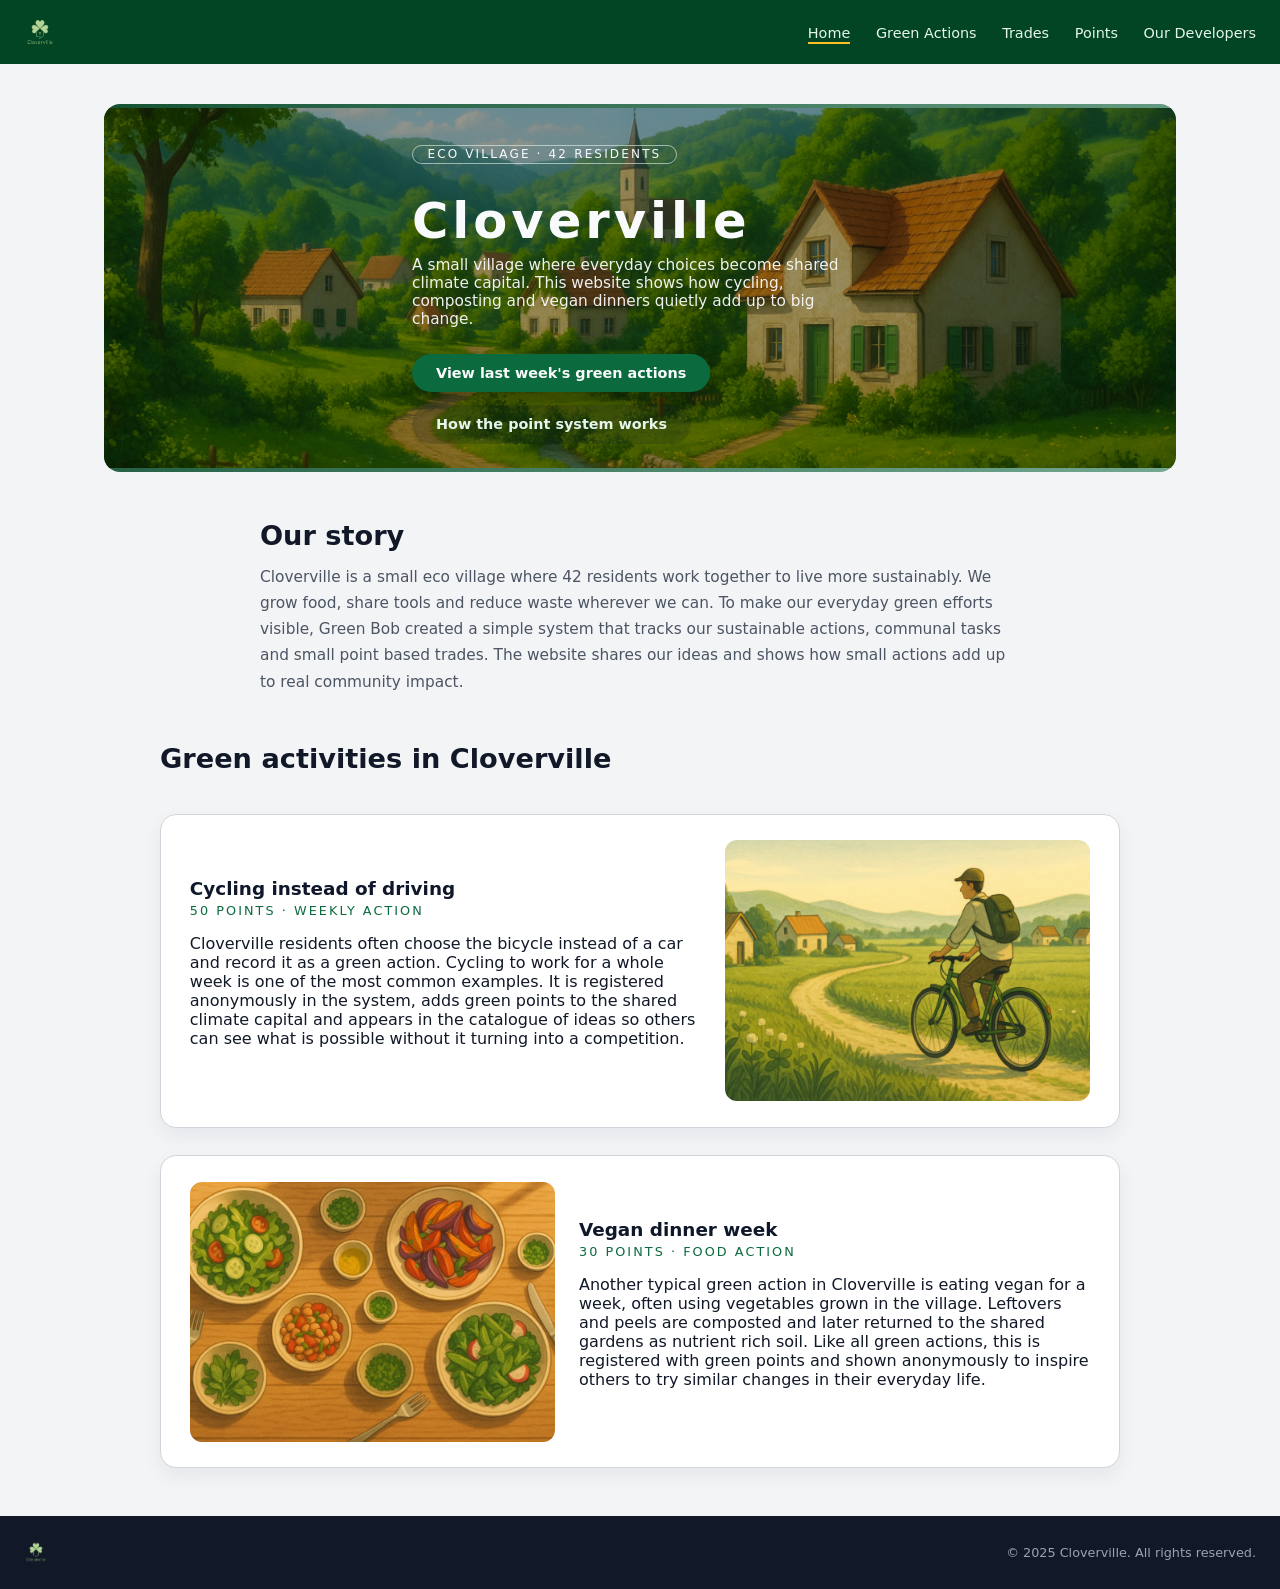
<file: index.html>
<!DOCTYPE html>
<html lang="en">

<head>
  <meta charset="UTF-8" />
  <meta name="viewport" content="width=device-width, initial-scale=1.0" />
  <title>Cloverville | Home</title>
  <!-- Main stylesheet for all Cloverville pages -->
  <link rel="stylesheet" href="css/style.css" />
  <link rel="icon" href="images/logo.webp" type="image/x-icon">
</head>

<body>
  <!-- Top navigation bar with logo and links to all pages -->
  <header class="navbar">
    <a href="index.html" class="logo-link">
      <img src="images/logo.webp" alt="Cloverville logo" class="logo" />
    </a>

    <button class="nav-toggle" aria-label="Open menu" aria-expanded="false" aria-controls="primary-nav">
      &#9776;
    </button>

    <nav class="nav-links" id="primary-nav">
      <ul>
        <!-- Active page is Home -->
        <li><a href="index.html" class="current-page">Home</a></li>
        <li><a href="green-actions.html">Green Actions</a></li>
        <li><a href="trades.html">Trades</a></li>
        <li><a href="points.html">Points</a></li>
        <li>
          <a href="our-developers.html">Our Developers</a>
        </li>
      </ul>
    </nav>
  </header>
  <main>
    <!-- Hero section with background image and short intro text -->
    <section class="hero">
      <img src="images/hero-pic.png" alt="Illustration of the Cloverville eco village" class="hero-img" />
      <div class="hero-content">
        <p class="hero-small-text">Eco village · 42 residents</p>
        <h1 class="hero-title">Cloverville</h1>
        <p class="hero-text">
          A small village where everyday choices become shared climate
          capital. This website shows how cycling, composting and vegan
          dinners quietly add up to big change.
        </p>
        <!-- Buttons that link to other parts of the project -->
        <div class="hero-actions">
          <a href="green-actions.html" class="btn btn-primary">
            View last week's green actions
          </a>
          <a href="#our-story" class="btn btn-transparent">
            How the point system works
          </a>
        </div>
      </div>
    </section>

    <!-- Short introduction to the Cloverville story -->
    <section class="section our-story" id="our-story">
      <h2>Our story</h2>
      <p>
        Cloverville is a small eco village where 42 residents work together to
        live more sustainably. We grow food, share tools and reduce waste
        wherever we can. To make our everyday green efforts visible, Green Bob
        created a simple system that tracks our sustainable actions, communal
        tasks and small point based trades. The website shares our ideas and
        shows how small actions add up to real community impact.
      </p>
    </section>

    <!-- Example green activities to show how the system works -->
    <section class="section activities" id="green-activities">
      <h2>Green activities in Cloverville</h2>

      <!-- First activity card about cycling -->
      <div class="activities-card">
        <div class="activities-card-text">
          <h3 class="activity-title">Cycling instead of driving</h3>
          <p class="activity-extra-line">50 points · weekly action</p>
          <p>
            Cloverville residents often choose the bicycle instead of a car
            and record it as a green action. Cycling to work for a whole week
            is one of the most common examples. It is registered anonymously
            in the system, adds green points to the shared climate capital and
            appears in the catalogue of ideas so others can see what is
            possible without it turning into a competition.
          </p>
        </div>
        <div class="activities-card-image">
          <img src="images/biking-man.png" alt="Resident cycling on the road near Cloverville" />
        </div>
      </div>

      <!-- Second activity card about vegan food -->
      <div class="activities-card activities-card-image-left">
        <div class="activities-card-image">
          <img src="images/green-food.png" alt="Plates of plant based food on a table" />
        </div>
        <div class="activities-card-text">
          <h3 class="activity-title">Vegan dinner week</h3>
          <p class="activity-extra-line">30 points · food action</p>
          <p>
            Another typical green action in Cloverville is eating vegan for a
            week, often using vegetables grown in the village. Leftovers and
            peels are composted and later returned to the shared gardens as
            nutrient rich soil. Like all green actions, this is registered
            with green points and shown anonymously to inspire others to try
            similar changes in their everyday life.
          </p>
        </div>
      </div>
    </section>
  </main>

  <!-- Footer is repeated on all pages -->
  <footer class="footer">
    <a href="index.html" class="logo-link">
      <img src="images/logo.webp" alt="Cloverville logo" class="logo" />
    </a>
    <p>© 2025 Cloverville. All rights reserved.</p>
  </footer>
  <script src="js/hamburger.js"></script>
</body>

</html>
</file>
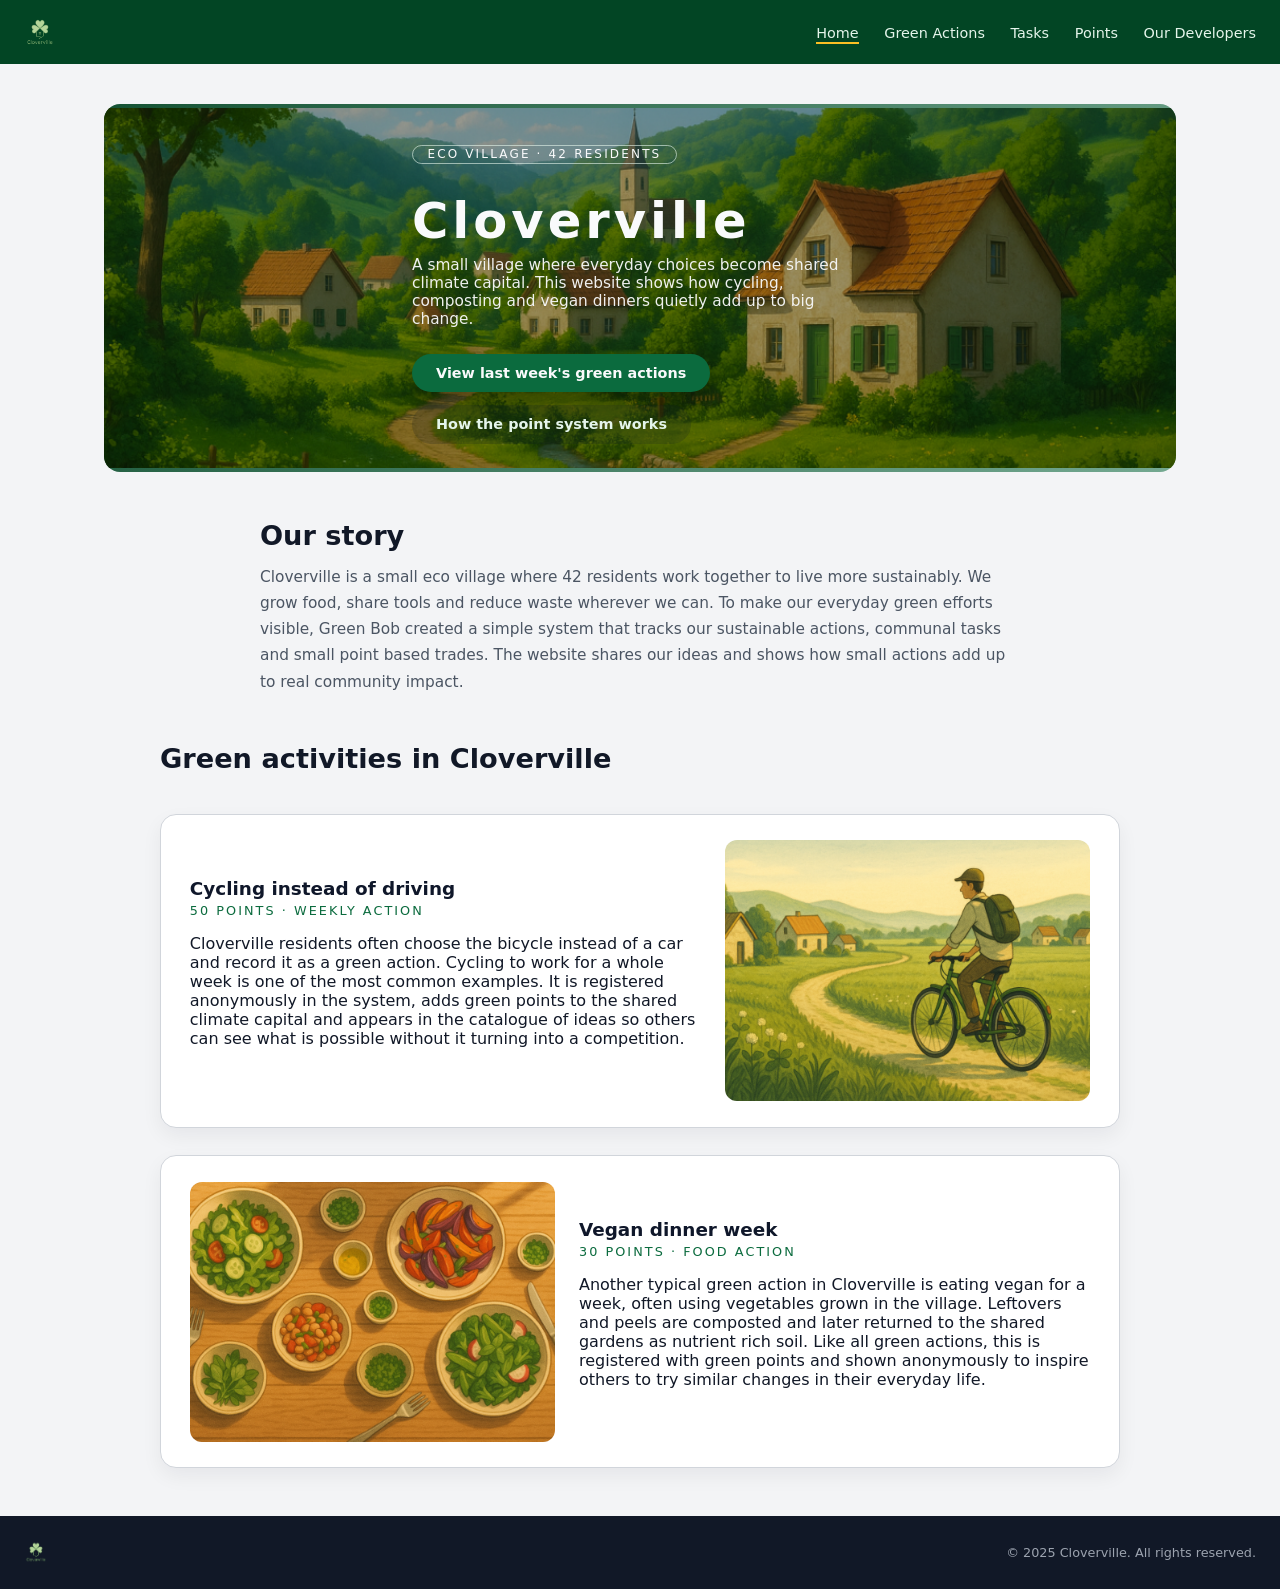
<file: docs/index.html>
<!DOCTYPE html>
<html lang="en">

<head>
  <meta charset="UTF-8" />
  <meta name="viewport" content="width=device-width, initial-scale=1.0" />
  <title>Cloverville | Home</title>
  <!-- Main stylesheet for all Cloverville pages -->
  <link rel="stylesheet" href="css/style.css" />
</head>

<body>
  <!-- Top navigation bar with logo and links to all pages -->
  <header class="navbar">
    <a href="index.html" class="logo-link">
      <img src="images/logo.webp" alt="Cloverville logo" class="logo" />
    </a>

    <button class="nav-toggle" aria-label="Open menu" aria-expanded="false" aria-controls="primary-nav">
      &#9776;
    </button>

    <nav class="nav-links" id="primary-nav">
      <ul>
        <!-- Active page is Home -->
        <li><a href="index.html" class="current-page">Home</a></li>
        <li><a href="green-actions.html">Green Actions</a></li>
        <li><a href="tasks.html">Tasks</a></li>
        <li><a href="points.html">Points</a></li>
        <li>
          <a href="our-developers.html">Our Developers</a>
        </li>
      </ul>
    </nav>
  </header>
  <main>
    <!-- Hero section with background image and short intro text -->
    <section class="hero">
      <img src="images/hero-pic.png" alt="Illustration of the Cloverville eco village" class="hero-img" />
      <div class="hero-content">
        <p class="hero-small-text">Eco village · 42 residents</p>
        <h1 class="hero-title">Cloverville</h1>
        <p class="hero-text">
          A small village where everyday choices become shared climate
          capital. This website shows how cycling, composting and vegan
          dinners quietly add up to big change.
        </p>
        <!-- Buttons that link to other parts of the project -->
        <div class="hero-actions">
          <a href="green-actions.html" class="btn btn-primary">
            View last week's green actions
          </a>
          <a href="#our-story" class="btn btn-transparent">
            How the point system works
          </a>
        </div>
      </div>
    </section>

    <!-- Short introduction to the Cloverville story -->
    <section class="section our-story" id="our-story">
      <h2>Our story</h2>
      <p>
        Cloverville is a small eco village where 42 residents work together to
        live more sustainably. We grow food, share tools and reduce waste
        wherever we can. To make our everyday green efforts visible, Green Bob
        created a simple system that tracks our sustainable actions, communal
        tasks and small point based trades. The website shares our ideas and
        shows how small actions add up to real community impact.
      </p>
    </section>

    <!-- Example green activities to show how the system works -->
    <section class="section activities" id="green-activities">
      <h2>Green activities in Cloverville</h2>

      <!-- First activity card about cycling -->
      <div class="activities-card">
        <div class="activities-card-text">
          <h3 class="activity-title">Cycling instead of driving</h3>
          <p class="activity-extra-line">50 points · weekly action</p>
          <p>
            Cloverville residents often choose the bicycle instead of a car
            and record it as a green action. Cycling to work for a whole week
            is one of the most common examples. It is registered anonymously
            in the system, adds green points to the shared climate capital and
            appears in the catalogue of ideas so others can see what is
            possible without it turning into a competition.
          </p>
        </div>
        <div class="activities-card-image">
          <img src="images/biking-man.png" alt="Resident cycling on the road near Cloverville" />
        </div>
      </div>

      <!-- Second activity card about vegan food -->
      <div class="activities-card activities-card-image-left">
        <div class="activities-card-image">
          <img src="images/green-food.png" alt="Plates of plant based food on a table" />
        </div>
        <div class="activities-card-text">
          <h3 class="activity-title">Vegan dinner week</h3>
          <p class="activity-extra-line">30 points · food action</p>
          <p>
            Another typical green action in Cloverville is eating vegan for a
            week, often using vegetables grown in the village. Leftovers and
            peels are composted and later returned to the shared gardens as
            nutrient rich soil. Like all green actions, this is registered
            with green points and shown anonymously to inspire others to try
            similar changes in their everyday life.
          </p>
        </div>
      </div>
    </section>
  </main>

  <!-- Footer is repeated on all pages -->
  <footer class="footer">
    <a href="index.html" class="logo-link">
      <img src="images/logo.webp" alt="Cloverville logo" class="logo" />
    </a>
    <p>© 2025 Cloverville. All rights reserved.</p>
  </footer>
  <script src="js/hamburger.js"></script>
</body>

</html>
</file>
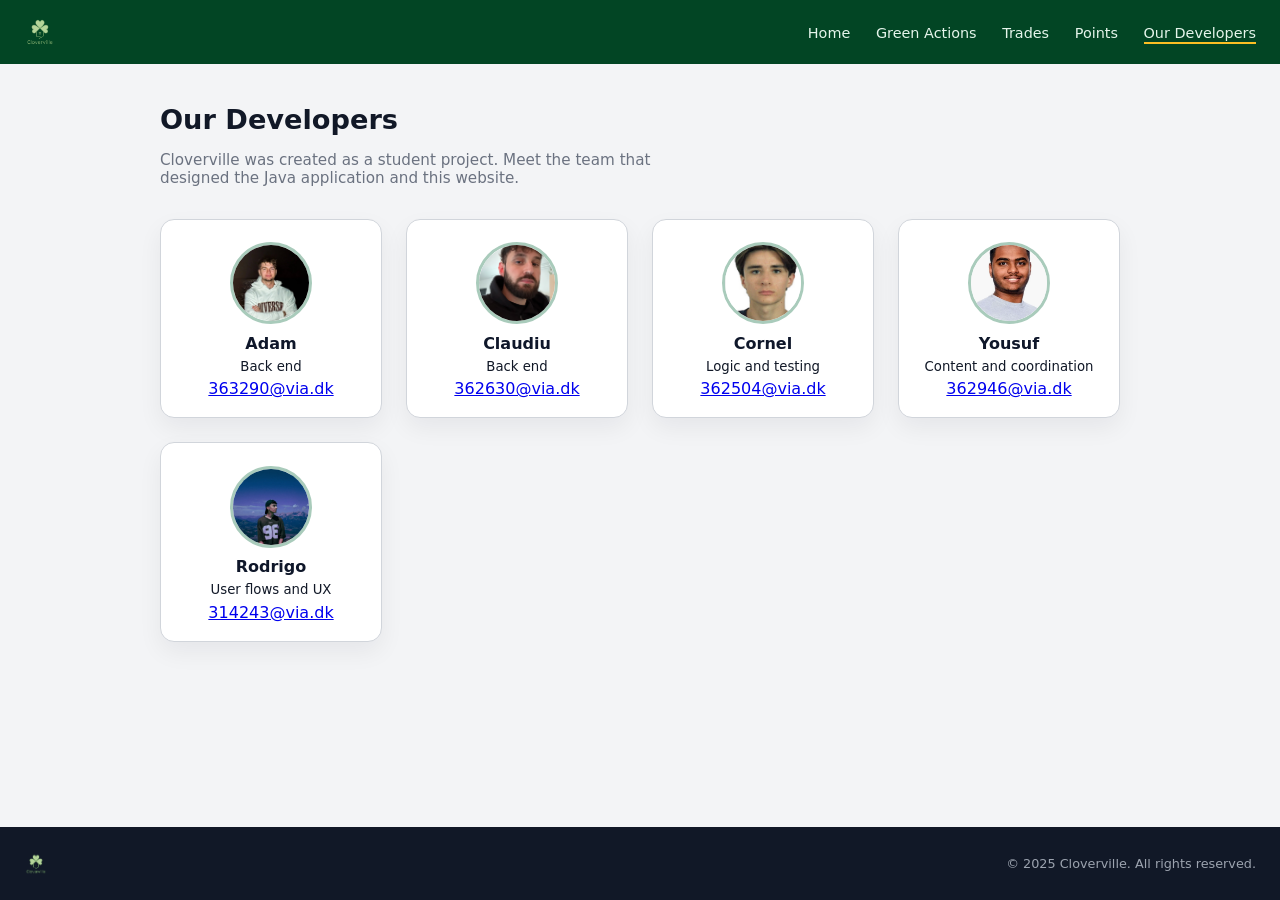
<file: our-developers.html>
<!DOCTYPE html>
<html lang="en">

<head>
  <meta charset="UTF-8" />
  <meta name="viewport" content="width=device-width, initial-scale=1.0" />
  <title>Cloverville | Our Developers</title>

  <link rel="stylesheet" href="css/style.css" />
  <link rel="icon" href="images/logo.webp" type="image/x-icon">
</head>

<body>
  <!-- Navigation -->
  <header class="navbar">
    <a href="index.html" class="logo-link">
      <img src="images/logo.webp" alt="Cloverville logo" class="logo" />
    </a>

    <button class="nav-toggle" aria-label="Open menu" aria-expanded="false" aria-controls="primary-nav">
      &#9776;
    </button>

    <nav class="nav-links" id="primary-nav">
      <ul>
        <!-- Active page is Home -->
        <li><a href="index.html">Home</a></li>
        <li><a href="green-actions.html">Green Actions</a></li>
        <li><a href="trades.html">Trades</a></li>
        <li><a href="points.html">Points</a></li>
        <li>
          <a href="our-developers.html" class="current-page">Our Developers</a>
        </li>
      </ul>
    </nav>
  </header>
  <main>
    <!-- Developers section -->
    <section class="section developers" id="developers">
      <h1 class="page-title">Our Developers</h1>

      <p class="section-subtitle">
        Cloverville was created as a student project. Meet the team that
        designed the Java application and this website.
      </p>

      <div class="devs-grid">
        <!-- Adam -->
        <article class="dev-card">
          <div class="dev-pfp">
            <img src="images/adam.jpg" alt="Portrait of Adam" />
          </div>
          <h2 class="dev-name">Adam</h2>
          <p class="dev-role">Back end</p>
          <a class="dev-email" href="mailto:363290@via.dk">363290@via.dk</a>
        </article>

        <!-- Claudiu -->
        <article class="dev-card">
          <div class="dev-pfp">
            <img src="images/claudiu.webp" alt="Portrait of Claudiu" />
          </div>
          <h2 class="dev-name">Claudiu</h2>
          <p class="dev-role">Back end</p>
          <a class="dev-email" href="mailto:362630@via.dk">362630@via.dk</a>
        </article>

        <!-- Cornel -->
        <article class="dev-card">
          <div class="dev-pfp">
            <img src="images/cornel.webp" alt="Portrait of Cornel" />
          </div>
          <h2 class="dev-name">Cornel</h2>
          <p class="dev-role">Logic and testing</p>
          <a class="dev-email" href="mailto:362504@via.dk">362504@via.dk</a>
        </article>

        <!-- Yousuf -->
        <article class="dev-card">
          <div class="dev-pfp">
            <img src="images/yousuf.webp" alt="Portrait of Yousuf" />
          </div>
          <h2 class="dev-name">Yousuf</h2>
          <p class="dev-role">Content and coordination</p>
          <a class="dev-email" href="mailto:362946@via.dk">362946@via.dk</a>
        </article>

        <!-- Rodrigo -->
        <article class="dev-card">
          <div class="dev-pfp">
            <img src="images/rodrigo.webp" alt="Portrait of Rodrigo" />
          </div>
          <h2 class="dev-name">Rodrigo</h2>
          <p class="dev-role">User flows and UX</p>
          <a class="dev-email" href="mailto:314243@via.dk">314243@via.dk</a>
        </article>
      </div>
    </section>
  </main>

  <footer class="footer">
    <a href="index.html" class="logo-link">
      <img src="images/logo.webp" alt="Cloverville logo" class="logo" />
    </a>
    <p>© 2025 Cloverville. All rights reserved.</p>
  </footer>
  <script src="js/hamburger.js"></script>
</body>

</html>
</file>
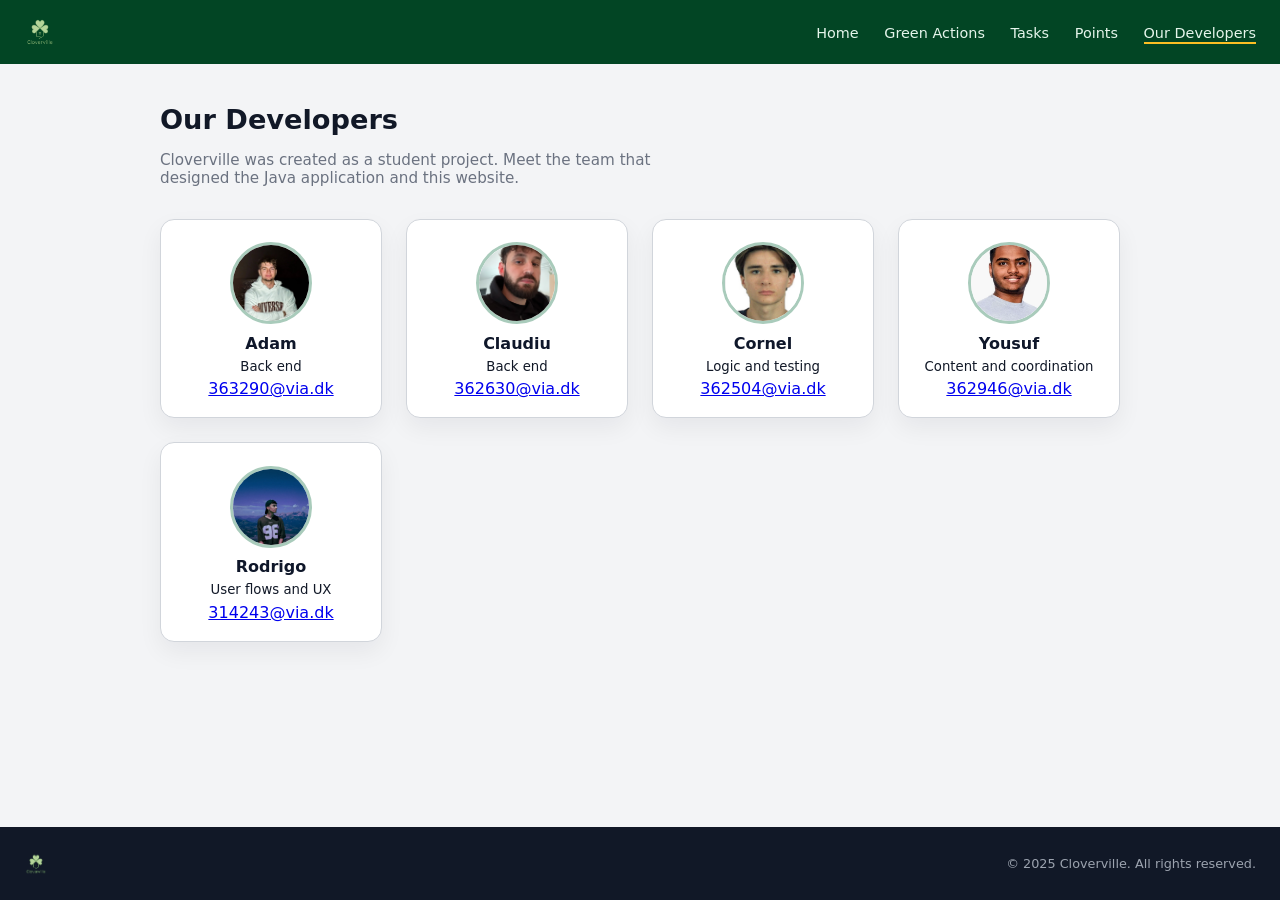
<file: docs/our-developers.html>
<!DOCTYPE html>
<html lang="en">

<head>
  <meta charset="UTF-8" />
  <meta name="viewport" content="width=device-width, initial-scale=1.0" />
  <title>Cloverville | Our Developers</title>

  <link rel="stylesheet" href="css/style.css" />
</head>

<body>
  <!-- Navigation -->
  <header class="navbar">
    <a href="index.html" class="logo-link">
      <img src="images/logo.webp" alt="Cloverville logo" class="logo" />
    </a>

    <button class="nav-toggle" aria-label="Open menu" aria-expanded="false" aria-controls="primary-nav">
      &#9776;
    </button>

    <nav class="nav-links" id="primary-nav">
      <ul>
        <!-- Active page is Home -->
        <li><a href="index.html">Home</a></li>
        <li><a href="green-actions.html">Green Actions</a></li>
        <li><a href="tasks.html">Tasks</a></li>
        <li><a href="points.html">Points</a></li>
        <li>
          <a href="our-developers.html" class="current-page">Our Developers</a>
        </li>
      </ul>
    </nav>
  </header>
  <main>
    <!-- Developers section -->
    <section class="section developers" id="developers">
      <h1 class="page-title">Our Developers</h1>

      <p class="section-subtitle">
        Cloverville was created as a student project. Meet the team that
        designed the Java application and this website.
      </p>

      <div class="devs-grid">
        <!-- Adam -->
        <article class="dev-card">
          <div class="dev-pfp">
            <img src="images/adam.jpg" alt="Portrait of Adam" />
          </div>
          <h2 class="dev-name">Adam</h2>
          <p class="dev-role">Back end</p>
          <a class="dev-email" href="mailto:363290@via.dk">363290@via.dk</a>
        </article>

        <!-- Claudiu -->
        <article class="dev-card">
          <div class="dev-pfp">
            <img src="images/claudiu.webp" alt="Portrait of Claudiu" />
          </div>
          <h2 class="dev-name">Claudiu</h2>
          <p class="dev-role">Back end</p>
          <a class="dev-email" href="mailto:362630@via.dk">362630@via.dk</a>
        </article>

        <!-- Cornel -->
        <article class="dev-card">
          <div class="dev-pfp">
            <img src="images/cornel.webp" alt="Portrait of Cornel" />
          </div>
          <h2 class="dev-name">Cornel</h2>
          <p class="dev-role">Logic and testing</p>
          <a class="dev-email" href="mailto:362504@via.dk">362504@via.dk</a>
        </article>

        <!-- Yousuf -->
        <article class="dev-card">
          <div class="dev-pfp">
            <img src="images/yousuf.webp" alt="Portrait of Yousuf" />
          </div>
          <h2 class="dev-name">Yousuf</h2>
          <p class="dev-role">Content and coordination</p>
          <a class="dev-email" href="mailto:362946@via.dk">362946@via.dk</a>
        </article>

        <!-- Rodrigo -->
        <article class="dev-card">
          <div class="dev-pfp">
            <img src="images/rodrigo.webp" alt="Portrait of Rodrigo" />
          </div>
          <h2 class="dev-name">Rodrigo</h2>
          <p class="dev-role">User flows and UX</p>
          <a class="dev-email" href="mailto:314243@via.dk">314243@via.dk</a>
        </article>
      </div>
    </section>
  </main>

  <footer class="footer">
    <a href="index.html" class="logo-link">
      <img src="images/logo.webp" alt="Cloverville logo" class="logo" />
    </a>
    <p>© 2025 Cloverville. All rights reserved.</p>
  </footer>
  <script src="js/hamburger.js"></script>
</body>

</html>
</file>
<file: css/style.css>
/* =========================
   Base layout
   ========================= */

*,
*::before,
*::after {
  box-sizing: border-box;
}

html,
body {
  width: 100%;
  overflow-x: hidden;
  /* stop horizontal overflow on small screens */
}

body {
  margin: 0;
  font-family: system-ui, -apple-system, BlinkMacSystemFont, "Segoe UI",
    sans-serif;
  background: #f3f4f6;
  color: #111827;
  display: grid;
  grid-template-rows: auto 1fr auto;
  /* header, main, footer */
  min-height: 100vh;
}

main {
  max-width: 1120px;
  width: 100%;
  margin: 0 auto;
  padding: 2.5rem 1.5rem 3rem;
}

/* Generic section styles */

.section {
  margin-bottom: 2.5rem;
}

.page-title {
  margin: 0 0 1rem;
  font-size: 1.7rem;
}

.section-subtitle {
  margin: 0 0 1.8rem;
  max-width: 540px;
  font-size: 0.95rem;
  color: #6b7280;
}

/* =========================
   Navigation bar
   ========================= */

.navbar {
  display: flex;
  align-items: center;
  justify-content: space-between;
  padding: 0 1.5rem;
  flex-direction: row;
  height: 64px;
  background: #024524;
  color: #f9fafb;
  position: relative;
}

.nav-toggle {
  display: none;
  background: none;
  border: 0;
  color: #f9fafb;
  font-size: 28px;
  line-height: 1;
  cursor: pointer;
}

.logo-link {
  display: inline-flex;
  align-items: center;
  gap: 0.4rem;
}

.logo {
  height: 32px;
  width: auto;
}

.nav-links ul {
  list-style: none;
  margin: 0;
  padding: 0;
  display: flex;
  gap: 1.6rem;
}

.nav-links a {
  text-decoration: none;
  color: #e5f5eb;
  font-size: 0.9rem;
  font-weight: 500;
  padding-bottom: 0.1rem;
  border-bottom: 2px solid transparent;
}

/* highlight current page link */

.nav-links a.current-page {
  border-bottom-color: #fbbf24;
}

/* =========================
   Footer
   ========================= */

.footer {
  background: #111827;
  color: #9ca3af;
  font-size: 0.8rem;
  padding: 1rem 1.5rem;
  display: flex;
  align-items: center;
  justify-content: space-between;
  gap: 1rem;
}

.footer .logo {
  height: 24px;
}

/* =========================
   Home page - hero
   ========================= */

.hero {
  position: relative;
  margin-bottom: 3rem;
  border-radius: 16px;
  overflow: hidden;
  display: grid;
  /* image and text overlap */
  place-items: center;
}

.hero-img {
  grid-area: 1 / 1 / 2 / 2;
  width: 100%;
  height: 360px;
  object-fit: cover;
}

/* dark overlay on hero image */

.hero::before {
  content: "";
  /* so ::before exists but shows no text */
  grid-area: 1 / 1 / 2 / 2;
  width: 100%;
  height: 100%;
  background: linear-gradient(120deg,
      rgba(2, 69, 36, 0.92),
      rgba(11, 107, 62, 0.55));
}

.hero-content {
  grid-area: 1 / 1 / 2 / 2;
  position: relative;
  color: #f9fafb;
  padding: 1.8rem 2rem;
  max-width: 520px;
}

.hero-small-text {
  display: inline-block;
  padding: 0.1rem 0.9rem;
  border-radius: 999px;
  border: 1px solid rgba(229, 245, 235, 0.6);
  font-size: 0.75rem;
  letter-spacing: 0.18em;
  text-transform: uppercase;
}

.hero-title {
  margin: 1rem 0 0.4rem;
  font-size: clamp(2.4rem, 4vw, 3.1rem);
  letter-spacing: 0.08em;
}

.hero-text {
  margin: 0;
  font-size: 0.96rem;
  max-width: 32rem;
  opacity: 0.95;
}

.hero-actions {
  margin-top: 1.6rem;
  display: flex;
  flex-wrap: wrap;
  gap: 0.8rem;
}

/* buttons */

.btn {
  border: none;
  border-radius: 999px;
  padding: 0.7rem 1.5rem;
  font-size: 0.9rem;
  font-weight: 600;
  cursor: pointer;
  text-decoration: none;
  display: inline-flex;
  align-items: center;
  justify-content: center;
  gap: 0.4rem;
  transition: transform 0.12s ease, box-shadow 0.12s ease, background 0.12s ease;
}

.btn-primary {
  background: #0b6b3e;
  color: #f9fafb;
  box-shadow: 0 12px 26px rgba(0, 0, 0, 0.35);
}

.btn-primary:hover {
  transform: translateY(-1px);
  box-shadow: 0 16px 32px rgba(0, 0, 0, 0.4);
}

.btn-transparent {
  background: rgba(15, 23, 42, 0.18);
  color: #e5f5eb;
}

.btn-transparent:hover {
  background: rgba(15, 23, 42, 0.28);
}

/* =========================
   Home page - our story
   ========================= */

.our-story {
  max-width: 760px;
  margin: 0 auto 3rem;
}

.our-story h2 {
  margin: 0 0 0.8rem;
  font-size: 1.7rem;
}

.our-story p {
  margin: 0;
  font-size: 0.96rem;
  line-height: 1.7;
  color: #4b5563;
}

/* =========================
   Home page - activities
   ========================= */

.activities {
  max-width: 960px;
  margin: 0 auto;
  display: grid;
  gap: 1.7rem;
}

.activities h2 {
  margin: 0 0 0.8rem;
  font-size: 1.7rem;
}

.activities-card {
  display: grid;
  /* text and image side by side */
  grid-template-columns: minmax(0, 1.4fr) minmax(0, 1fr);
  gap: 1.5rem;
  align-items: center;
  padding: 1.6rem 1.8rem;
  background: #ffffff;
  border-radius: 16px;
  border: 1px solid #d1d5db;
  box-shadow: 0 8px 20px rgba(15, 23, 42, 0.06);
}

/* second card uses this class so image is on the left on desktop */

.activities-card-image-left {
  grid-template-columns: minmax(0, 1fr) minmax(0, 1.4fr);
}

.activities-card-text {
  max-width: 36rem;
}

.activity-title {
  margin: 0 0 0.25rem;
  font-size: 1.15rem;
  font-weight: 600;
  color: #0f172a;
}

.activity-extra-line {
  margin: 0 0 0.7rem;
  font-size: 0.8rem;
  text-transform: uppercase;
  letter-spacing: 0.16em;
  color: #0b6b3e;
}

.activity-description {
  margin: 0;
  font-size: 0.95rem;
  line-height: 1.7;
  color: #4b5563;
}

.activities-card-image img {
  width: 100%;
  display: block;
  border-radius: 12px;
  object-fit: cover;
}

/* =========================
   Responsive rules
   ========================= */

/* --- TABLET (768px) and below --- */
@media (max-width: 768px) {


  /* 1. Stack the footer content */
  .footer {
    flex-direction: column;
    text-align: center;
    gap: 0.5rem;
  }

  /* 2. Fix the Hero Image overflow (from previous fix) */
  .hero-img {
    height: 100%;
    min-height: 260px;
  }

  /* 3. Stack Activity Cards (Image on top of text) */
  .activities-card {
    grid-template-columns: 1fr;
    text-align: left;
  }

  /* Reset the "image left" logic so it stacks consistently */
  .activities-card-image-left {
    grid-template-columns: 1fr;
  }

  .activities-card-image {
    margin-top: 1rem;
    /* Move image to top visually if preferred, or keep at bottom */
    order: -1;
  }

  /* 4. Stack the Points Page layout */
  .points-layout {
    grid-template-columns: 1fr;
  }

  .nav-links a {
    font-size: 0.7rem;
  }
}

/* --- MOBILE (480px) and below - Covers 375px --- */
@media (max-width: 480px) {

  /* 1. Navbar: Allow wrapping so links don't break */
  .navbar {
    height: 64px;
    flex-direction: row;
    /* Remove fixed height */
    position: relative;
  }

  .nav-toggle {
    display: block;
  }

  .nav-links {
    z-index: 1000;
    display: none;
    position: absolute;
    top: 100%;
    left: 0;
    right: 0;
    background: #024524;
    padding: 0.75rem 1rem;
    border-top: 1px solid rgba(255, 255, 255, 0.12);
  }

  .nav-links.is-open {
    display: block;
  }

  .nav-links ul {
    flex-direction: column;
    gap: 0.9rem;
  }

  .nav-links a {
    display: inline-block;
    padding: 0.4rem 0;
  }

  /* 2. Main Container: Gain more space by reducing padding */
  main {
    padding: 1.5rem 1rem 2rem;
  }

  /* 3. Hero: Resize text for small screens */
  .hero-content {
    padding: 1.5rem 1.2rem;
  }

  .hero-title {
    font-size: 2.2rem;
    /* Prevent "Cloverville" from being too wide */
  }

  /* 4. Grids: Ensure they don't get too narrow */
  .rewards-grid,
  .tasks-grid,
  .devs-grid {
    grid-template-columns: 1fr;
    /* Force single column on tiny screens */
  }

  .section-subtitle {
    font-size: 0.9rem;
  }
}

/* =========================
   Points page layout
   ========================= */

.points {
  max-width: 960px;
  margin: 0 auto;
}

.points-layout {
  margin-top: 2rem;
  display: grid;
  grid-template-columns: minmax(0, 3fr) minmax(0, 2fr);
  gap: 1.7rem;
}

/* =========================
   Reward cards
   ========================= */

.rewards-grid {
  display: grid;
  grid-template-columns: repeat(auto-fit, minmax(190px, 1fr));
  gap: 1.3rem;
}

.reward-card {
  background: #ffffff;
  border-radius: 20px;
  padding: 1.6rem 1.5rem 1.3rem;
  border: 1px solid #e5e7eb;
  box-shadow: 0 16px 36px rgba(15, 23, 42, 0.08);
  display: flex;
  flex-direction: column;
  align-items: center;
  gap: 0.75rem;
  text-align: center;
  position: relative;
  overflow: hidden;
  transition: transform 0.15s ease, box-shadow 0.15s ease,
    border-color 0.15s ease;
}

.reward-card::before {
  content: "";
  position: absolute;
  top: 0;
  left: 0;
  right: 0;
  height: 4px;
  background: linear-gradient(90deg, #0b6b3e, #22c55e);
}

/* hover effect */

.reward-card:hover {
  transform: translateY(-4px);
  box-shadow: 0 22px 46px rgba(15, 23, 42, 0.14);
  border-color: rgba(11, 107, 62, 0.45);
}

.reward-title {
  margin: 0;
  font-size: 1.15rem;
  font-weight: 700;
  letter-spacing: 0.03em;
  color: #0f172a;
}

.reward-image {
  width: 100%;
  max-width: 220px;
  height: 130px;
  border-radius: 14px;
  object-fit: cover;
  border: 1px solid #e5e7eb;
}

.reward-points {
  margin: 0;
  font-size: 0.9rem;
  font-weight: 700;
  color: #065f46;
  padding: 0.25rem 1.1rem;
  border-radius: 999px;
  background: #ecfdf5;
  border: 1px solid #bbf7d0;
}

/* status text under points */

.reward-status-text {
  margin: 0;
  font-size: 0.8rem;
}

.reward-status-done {
  color: #6b7280;
}

.reward-status-next {
  color: #0b6b3e;
}

.reward-card-done {
  opacity: 0.85;
}

.reward-card-done::before {
  background: #9ca3af;
}

.reward-card-done .reward-image {
  filter: grayscale(0.3);
}

.reward-card-done .reward-title {
  color: #4b5563;
}

.reward-card-next::before {
  background: linear-gradient(90deg, #f97316, #facc15);
}

/* =========================
   Summary card and progress
   ========================= */

.points-summary-card {
  background: #ffffff;
  border-radius: 12px;
  padding: 1.5rem 1.6rem;
  border: 1px solid #d1d5db;
  box-shadow: 0 10px 24px rgba(15, 23, 42, 0.06);
}

.summary-title {
  margin: 0 0 0.3rem;
  font-size: 1.05rem;
  font-weight: 600;
}

.summary-value {
  margin: 0;
  font-size: 2.1rem;
  font-weight: 700;
}

.summary-goal {
  margin: 0.2rem 0 0.7rem;
  font-size: 0.85rem;
  color: #6b7280;
}

.summary-note {
  margin: 0.4rem 0 0;
  font-size: 0.8rem;
  color: #4b5563;
}

.progress-bar {
  position: relative;
  height: 14px;
  border-radius: 999px;
  background: #e5e7eb;
  overflow: hidden;
  margin-top: 0.2rem;
}

.segment-line {
  position: absolute;
  top: 0;
  bottom: 0;
  width: 3px;
  background: white;
  opacity: 0.9;
}

.progress-fill {
  height: 100%;
  border-radius: inherit;
  background: linear-gradient(90deg, #0b6b3e, #f3a144);
}

/* =========================
   Green actions page
   ========================= */

.green-actions {
  max-width: 760px;
  margin: 0 auto;
}

.actions-card {
  margin-top: 0.5rem;
  background: #ffffff;
  border-radius: 14px;
  padding: 1.6rem 1.8rem 1.5rem;
  border: 1px solid #d1d5db;
  box-shadow: 0 12px 30px rgba(15, 23, 42, 0.08);
}

.actions-header {
  display: flex;
  justify-content: space-between;
  align-items: baseline;
  margin-bottom: 0.9rem;
}

.actions-title {
  margin: 0;
  font-size: 1.1rem;
  font-weight: 600;
}

.actions-goal {
  margin: 0.25rem 0 0;
  font-size: 0.82rem;
  color: #6b7280;
}

.actions-points {
  font-weight: 700;
  color: #16a34a;
  font-size: 0.95rem;
}

/* info line under the header */

.info-block {
  display: flex;
  align-items: flex-start;
  gap: 0.6rem;
  margin-bottom: 1rem;
  font-size: 0.85rem;
  color: #6b7280;
}

.info-block i {
  color: #0b6b3e;
  margin-top: 0.15rem;
  cursor: pointer;
}

.info-block.is-collapsed p {
  display: none;
}

/* table styling */

.actions-table {
  width: 100%;
  border-collapse: collapse;
  font-size: 0.9rem;
}

.actions-table thead {
  background: #e5f5eb;
}

.actions-table th,
.actions-table td {
  padding: 0.6rem 0.9rem;
  text-align: left;
  border-bottom: 1px solid #e5e7eb;
}

.actions-table tbody tr:nth-child(even) td {
  background: #f9fafb;
}

.actions-table td:last-child {
  text-align: right;
  font-weight: 600;
  color: #16a34a;
}

/* =========================
   Tasks page
   ========================= */

.tasks {
  max-width: 960px;
  margin: 0 auto;
}

.tasks-grid {
  margin-top: 2rem;
  display: grid;
  grid-template-columns: repeat(auto-fit, minmax(260px, 1fr));
  gap: 1.2rem;
}

.task-card {
  background: #ffffff;
  border-radius: 14px;
  padding: 1.1rem 1.2rem;
  border: 1px solid #d1d5db;
  box-shadow: 0 10px 24px rgba(15, 23, 42, 0.06);
  display: flex;
  align-items: flex-start;
  gap: 0.9rem;
}

.task-icon-circle {
  flex: 0 0 44px;
  width: 44px;
  height: 44px;
  border-radius: 999px;
  background: #ecfdf5;
  display: flex;
  align-items: center;
  justify-content: center;
}

.task-icon {
  width: 26px;
  height: 26px;
  object-fit: contain;
}

.task-body {
  display: flex;
  flex-direction: column;
  gap: 0.1rem;
}

.task-title {
  margin: 0;
  font-size: 0.98rem;
  font-weight: 600;
  color: #0f172a;
}

.task-owner {
  margin: 0;
  font-size: 0.82rem;
  color: #6b7280;
}

.task-points {
  margin: 0.1rem 0 0;
  font-size: 0.85rem;
  font-weight: 600;
  color: #065f46;
}

/* =========================
   Developers page
   ========================= */

.developers {
  max-width: 960px;
  margin: 0 auto;
}

.devs-grid {
  margin-top: 2rem;
  display: grid;
  grid-template-columns: repeat(auto-fit, minmax(190px, 1fr));
  gap: 1.5rem;
}

.dev-card {
  background: #ffffff;
  border-radius: 14px;
  padding: 1.4rem 1.2rem 1.2rem;
  border: 1px solid #d1d5db;
  box-shadow: 0 10px 24px rgba(15, 23, 42, 0.06);
  text-align: center;
  display: flex;
  flex-direction: column;
  align-items: center;
  gap: 0.35rem;
  transition: transform 0.12s ease, box-shadow 0.12s ease,
    border-color 0.12s ease;
}

.dev-card:hover {
  transform: translateY(-3px);
  box-shadow: 0 18px 36px rgba(15, 23, 42, 0.12);
  border-color: rgba(11, 107, 62, 0.4);
}

.dev-pfp {
  width: 82px;
  height: 82px;
  border-radius: 999px;
  overflow: hidden;
  margin-bottom: 0.25rem;
  border: 3px solid rgba(11, 107, 62, 0.35);
}

.dev-pfp img {
  width: 100%;
  height: 100%;
  object-fit: cover;
}

.dev-name {
  margin: 0;
  font-size: 1rem;
  font-weight: 600;
  color: #0f172a;
}

.dev-role {
  margin: 0;
  font-size: 0.83rem;
}
</file>
<file: docs/css/style.css>
/* =========================
   Base layout
   ========================= */

*,
*::before,
*::after {
  box-sizing: border-box;
}

html,
body {
  width: 100%;
  overflow-x: hidden;
  /* stop horizontal overflow on small screens */
}

body {
  margin: 0;
  font-family: system-ui, -apple-system, BlinkMacSystemFont, "Segoe UI",
    sans-serif;
  background: #f3f4f6;
  color: #111827;
  display: grid;
  grid-template-rows: auto 1fr auto;
  /* header, main, footer */
  min-height: 100vh;
}

main {
  max-width: 1120px;
  width: 100%;
  margin: 0 auto;
  padding: 2.5rem 1.5rem 3rem;
}

/* Generic section styles */

.section {
  margin-bottom: 2.5rem;
}

.page-title {
  margin: 0 0 1rem;
  font-size: 1.7rem;
}

.section-subtitle {
  margin: 0 0 1.8rem;
  max-width: 540px;
  font-size: 0.95rem;
  color: #6b7280;
}

/* =========================
   Navigation bar
   ========================= */

.navbar {
  display: flex;
  align-items: center;
  justify-content: space-between;
  padding: 0 1.5rem;
  flex-direction: row;
  height: 64px;
  background: #024524;
  color: #f9fafb;
  position: relative;
}

.nav-toggle {
  display: none;
  background: none;
  border: 0;
  color: #f9fafb;
  font-size: 28px;
  line-height: 1;
  cursor: pointer;
}

.logo-link {
  display: inline-flex;
  align-items: center;
  gap: 0.4rem;
}

.logo {
  height: 32px;
  width: auto;
}

.nav-links ul {
  list-style: none;
  margin: 0;
  padding: 0;
  display: flex;
  gap: 1.6rem;
}

.nav-links a {
  text-decoration: none;
  color: #e5f5eb;
  font-size: 0.9rem;
  font-weight: 500;
  padding-bottom: 0.1rem;
  border-bottom: 2px solid transparent;
}

/* highlight current page link */

.nav-links a.current-page {
  border-bottom-color: #fbbf24;
}

/* =========================
   Footer
   ========================= */

.footer {
  background: #111827;
  color: #9ca3af;
  font-size: 0.8rem;
  padding: 1rem 1.5rem;
  display: flex;
  align-items: center;
  justify-content: space-between;
  gap: 1rem;
}

.footer .logo {
  height: 24px;
}

/* =========================
   Home page - hero
   ========================= */

.hero {
  position: relative;
  margin-bottom: 3rem;
  border-radius: 16px;
  overflow: hidden;
  display: grid;
  /* image and text overlap */
  place-items: center;
}

.hero-img {
  grid-area: 1 / 1 / 2 / 2;
  width: 100%;
  height: 360px;
  object-fit: cover;
}

/* dark overlay on hero image */

.hero::before {
  content: "";
  /* so ::before exists but shows no text */
  grid-area: 1 / 1 / 2 / 2;
  width: 100%;
  height: 100%;
  background: linear-gradient(120deg,
      rgba(2, 69, 36, 0.92),
      rgba(11, 107, 62, 0.55));
}

.hero-content {
  grid-area: 1 / 1 / 2 / 2;
  position: relative;
  color: #f9fafb;
  padding: 1.8rem 2rem;
  max-width: 520px;
}

.hero-small-text {
  display: inline-block;
  padding: 0.1rem 0.9rem;
  border-radius: 999px;
  border: 1px solid rgba(229, 245, 235, 0.6);
  font-size: 0.75rem;
  letter-spacing: 0.18em;
  text-transform: uppercase;
}

.hero-title {
  margin: 1rem 0 0.4rem;
  font-size: clamp(2.4rem, 4vw, 3.1rem);
  letter-spacing: 0.08em;
}

.hero-text {
  margin: 0;
  font-size: 0.96rem;
  max-width: 32rem;
  opacity: 0.95;
}

.hero-actions {
  margin-top: 1.6rem;
  display: flex;
  flex-wrap: wrap;
  gap: 0.8rem;
}

/* buttons */

.btn {
  border: none;
  border-radius: 999px;
  padding: 0.7rem 1.5rem;
  font-size: 0.9rem;
  font-weight: 600;
  cursor: pointer;
  text-decoration: none;
  display: inline-flex;
  align-items: center;
  justify-content: center;
  gap: 0.4rem;
  transition: transform 0.12s ease, box-shadow 0.12s ease, background 0.12s ease;
}

.btn-primary {
  background: #0b6b3e;
  color: #f9fafb;
  box-shadow: 0 12px 26px rgba(0, 0, 0, 0.35);
}

.btn-primary:hover {
  transform: translateY(-1px);
  box-shadow: 0 16px 32px rgba(0, 0, 0, 0.4);
}

.btn-transparent {
  background: rgba(15, 23, 42, 0.18);
  color: #e5f5eb;
}

.btn-transparent:hover {
  background: rgba(15, 23, 42, 0.28);
}

/* =========================
   Home page - our story
   ========================= */

.our-story {
  max-width: 760px;
  margin: 0 auto 3rem;
}

.our-story h2 {
  margin: 0 0 0.8rem;
  font-size: 1.7rem;
}

.our-story p {
  margin: 0;
  font-size: 0.96rem;
  line-height: 1.7;
  color: #4b5563;
}

/* =========================
   Home page - activities
   ========================= */

.activities {
  max-width: 960px;
  margin: 0 auto;
  display: grid;
  gap: 1.7rem;
}

.activities h2 {
  margin: 0 0 0.8rem;
  font-size: 1.7rem;
}

.activities-card {
  display: grid;
  /* text and image side by side */
  grid-template-columns: minmax(0, 1.4fr) minmax(0, 1fr);
  gap: 1.5rem;
  align-items: center;
  padding: 1.6rem 1.8rem;
  background: #ffffff;
  border-radius: 16px;
  border: 1px solid #d1d5db;
  box-shadow: 0 8px 20px rgba(15, 23, 42, 0.06);
}

/* second card uses this class so image is on the left on desktop */

.activities-card-image-left {
  grid-template-columns: minmax(0, 1fr) minmax(0, 1.4fr);
}

.activities-card-text {
  max-width: 36rem;
}

.activity-title {
  margin: 0 0 0.25rem;
  font-size: 1.15rem;
  font-weight: 600;
  color: #0f172a;
}

.activity-extra-line {
  margin: 0 0 0.7rem;
  font-size: 0.8rem;
  text-transform: uppercase;
  letter-spacing: 0.16em;
  color: #0b6b3e;
}

.activity-description {
  margin: 0;
  font-size: 0.95rem;
  line-height: 1.7;
  color: #4b5563;
}

.activities-card-image img {
  width: 100%;
  display: block;
  border-radius: 12px;
  object-fit: cover;
}

/* =========================
   Responsive rules
   ========================= */

/* --- TABLET (768px) and below --- */
@media (max-width: 768px) {


  /* 1. Stack the footer content */
  .footer {
    flex-direction: column;
    text-align: center;
    gap: 0.5rem;
  }

  /* 2. Fix the Hero Image overflow (from previous fix) */
  .hero-img {
    height: 100%;
    min-height: 260px;
  }

  /* 3. Stack Activity Cards (Image on top of text) */
  .activities-card {
    grid-template-columns: 1fr;
    text-align: left;
  }

  /* Reset the "image left" logic so it stacks consistently */
  .activities-card-image-left {
    grid-template-columns: 1fr;
  }

  .activities-card-image {
    margin-top: 1rem;
    /* Move image to top visually if preferred, or keep at bottom */
    order: -1;
  }

  /* 4. Stack the Points Page layout */
  .points-layout {
    grid-template-columns: 1fr;
  }

  .nav-links a {
    font-size: 0.7rem;
  }
}

/* --- MOBILE (480px) and below - Covers 375px --- */
@media (max-width: 480px) {

  /* 1. Navbar: Allow wrapping so links don't break */
  .navbar {
    height: 64px;
    flex-direction: row;
    /* Remove fixed height */
    position: relative;
  }

  .nav-toggle {
    display: block;
  }

  .nav-links {
    z-index: 1000;
    display: none;
    position: absolute;
    top: 100%;
    left: 0;
    right: 0;
    background: #024524;
    padding: 0.75rem 1rem;
    border-top: 1px solid rgba(255, 255, 255, 0.12);
  }

  .nav-links.is-open {
    display: block;
  }

  .nav-links ul {
    flex-direction: column;
    gap: 0.9rem;
  }

  .nav-links a {
    display: inline-block;
    padding: 0.4rem 0;
  }

  /* 2. Main Container: Gain more space by reducing padding */
  main {
    padding: 1.5rem 1rem 2rem;
  }

  /* 3. Hero: Resize text for small screens */
  .hero-content {
    padding: 1.5rem 1.2rem;
  }

  .hero-title {
    font-size: 2.2rem;
    /* Prevent "Cloverville" from being too wide */
  }

  /* 4. Grids: Ensure they don't get too narrow */
  .rewards-grid,
  .tasks-grid,
  .devs-grid {
    grid-template-columns: 1fr;
    /* Force single column on tiny screens */
  }

  .section-subtitle {
    font-size: 0.9rem;
  }
}

/* =========================
   Points page layout
   ========================= */

.points {
  max-width: 960px;
  margin: 0 auto;
}

.points-layout {
  margin-top: 2rem;
  display: grid;
  grid-template-columns: minmax(0, 3fr) minmax(0, 2fr);
  gap: 1.7rem;
}

/* =========================
   Reward cards
   ========================= */

.rewards-grid {
  display: grid;
  grid-template-columns: repeat(auto-fit, minmax(190px, 1fr));
  gap: 1.3rem;
}

.reward-card {
  background: #ffffff;
  border-radius: 20px;
  padding: 1.6rem 1.5rem 1.3rem;
  border: 1px solid #e5e7eb;
  box-shadow: 0 16px 36px rgba(15, 23, 42, 0.08);
  display: flex;
  flex-direction: column;
  align-items: center;
  gap: 0.75rem;
  text-align: center;
  position: relative;
  overflow: hidden;
  transition: transform 0.15s ease, box-shadow 0.15s ease,
    border-color 0.15s ease;
}

.reward-card::before {
  content: "";
  position: absolute;
  top: 0;
  left: 0;
  right: 0;
  height: 4px;
  background: linear-gradient(90deg, #0b6b3e, #22c55e);
}

/* hover effect */

.reward-card:hover {
  transform: translateY(-4px);
  box-shadow: 0 22px 46px rgba(15, 23, 42, 0.14);
  border-color: rgba(11, 107, 62, 0.45);
}

.reward-title {
  margin: 0;
  font-size: 1.15rem;
  font-weight: 700;
  letter-spacing: 0.03em;
  color: #0f172a;
}

.reward-image {
  width: 100%;
  max-width: 220px;
  height: 130px;
  border-radius: 14px;
  object-fit: cover;
  border: 1px solid #e5e7eb;
}

.reward-points {
  margin: 0;
  font-size: 0.9rem;
  font-weight: 700;
  color: #065f46;
  padding: 0.25rem 1.1rem;
  border-radius: 999px;
  background: #ecfdf5;
  border: 1px solid #bbf7d0;
}

/* status text under points */

.reward-status-text {
  margin: 0;
  font-size: 0.8rem;
}

.reward-status-done {
  color: #6b7280;
}

.reward-status-next {
  color: #0b6b3e;
}

.reward-card-done {
  opacity: 0.85;
}

.reward-card-done::before {
  background: #9ca3af;
}

.reward-card-done .reward-image {
  filter: grayscale(0.3);
}

.reward-card-done .reward-title {
  color: #4b5563;
}

.reward-card-next::before {
  background: linear-gradient(90deg, #f97316, #facc15);
}

/* =========================
   Summary card and progress
   ========================= */

.points-summary-card {
  background: #ffffff;
  border-radius: 12px;
  padding: 1.5rem 1.6rem;
  border: 1px solid #d1d5db;
  box-shadow: 0 10px 24px rgba(15, 23, 42, 0.06);
}

.summary-title {
  margin: 0 0 0.3rem;
  font-size: 1.05rem;
  font-weight: 600;
}

.summary-value {
  margin: 0;
  font-size: 2.1rem;
  font-weight: 700;
}

.summary-goal {
  margin: 0.2rem 0 0.7rem;
  font-size: 0.85rem;
  color: #6b7280;
}

.summary-note {
  margin: 0.4rem 0 0;
  font-size: 0.8rem;
  color: #4b5563;
}

.progress-bar {
  position: relative;
  height: 14px;
  border-radius: 999px;
  background: #e5e7eb;
  overflow: hidden;
  margin-top: 0.2rem;
}

.segment-line {
  position: absolute;
  top: 0;
  bottom: 0;
  width: 3px;
  background: white;
  opacity: 0.9;
}

.progress-fill {
  height: 100%;
  border-radius: inherit;
  background: linear-gradient(90deg, #0b6b3e, #f3a144);
}

/* =========================
   Green actions page
   ========================= */

.green-actions {
  max-width: 760px;
  margin: 0 auto;
}

.actions-card {
  margin-top: 0.5rem;
  background: #ffffff;
  border-radius: 14px;
  padding: 1.6rem 1.8rem 1.5rem;
  border: 1px solid #d1d5db;
  box-shadow: 0 12px 30px rgba(15, 23, 42, 0.08);
}

.actions-header {
  display: flex;
  justify-content: space-between;
  align-items: baseline;
  margin-bottom: 0.9rem;
}

.actions-title {
  margin: 0;
  font-size: 1.1rem;
  font-weight: 600;
}

.actions-goal {
  margin: 0.25rem 0 0;
  font-size: 0.82rem;
  color: #6b7280;
}

.actions-points {
  font-weight: 700;
  color: #16a34a;
  font-size: 0.95rem;
}

/* info line under the header */

.info-block {
  display: flex;
  align-items: flex-start;
  gap: 0.6rem;
  margin-bottom: 1rem;
  font-size: 0.85rem;
  color: #6b7280;
}

.info-block i {
  color: #0b6b3e;
  margin-top: 0.15rem;
  cursor: pointer;
}

.info-block.is-collapsed p {
  display: none;
}

/* table styling */

.actions-table {
  width: 100%;
  border-collapse: collapse;
  font-size: 0.9rem;
}

.actions-table thead {
  background: #e5f5eb;
}

.actions-table th,
.actions-table td {
  padding: 0.6rem 0.9rem;
  text-align: left;
  border-bottom: 1px solid #e5e7eb;
}

.actions-table tbody tr:nth-child(even) td {
  background: #f9fafb;
}

.actions-table td:last-child {
  text-align: right;
  font-weight: 600;
  color: #16a34a;
}

/* =========================
   Tasks page
   ========================= */

.tasks {
  max-width: 960px;
  margin: 0 auto;
}

.tasks-grid {
  margin-top: 2rem;
  display: grid;
  grid-template-columns: repeat(auto-fit, minmax(260px, 1fr));
  gap: 1.2rem;
}

.task-card {
  background: #ffffff;
  border-radius: 14px;
  padding: 1.1rem 1.2rem;
  border: 1px solid #d1d5db;
  box-shadow: 0 10px 24px rgba(15, 23, 42, 0.06);
  display: flex;
  align-items: flex-start;
  gap: 0.9rem;
}

.task-icon-circle {
  flex: 0 0 44px;
  width: 44px;
  height: 44px;
  border-radius: 999px;
  background: #ecfdf5;
  display: flex;
  align-items: center;
  justify-content: center;
}

.task-icon {
  width: 26px;
  height: 26px;
  object-fit: contain;
}

.task-body {
  display: flex;
  flex-direction: column;
  gap: 0.1rem;
}

.task-title {
  margin: 0;
  font-size: 0.98rem;
  font-weight: 600;
  color: #0f172a;
}

.task-owner {
  margin: 0;
  font-size: 0.82rem;
  color: #6b7280;
}

.task-points {
  margin: 0.1rem 0 0;
  font-size: 0.85rem;
  font-weight: 600;
  color: #065f46;
}

/* =========================
   Developers page
   ========================= */

.developers {
  max-width: 960px;
  margin: 0 auto;
}

.devs-grid {
  margin-top: 2rem;
  display: grid;
  grid-template-columns: repeat(auto-fit, minmax(190px, 1fr));
  gap: 1.5rem;
}

.dev-card {
  background: #ffffff;
  border-radius: 14px;
  padding: 1.4rem 1.2rem 1.2rem;
  border: 1px solid #d1d5db;
  box-shadow: 0 10px 24px rgba(15, 23, 42, 0.06);
  text-align: center;
  display: flex;
  flex-direction: column;
  align-items: center;
  gap: 0.35rem;
  transition: transform 0.12s ease, box-shadow 0.12s ease,
    border-color 0.12s ease;
}

.dev-card:hover {
  transform: translateY(-3px);
  box-shadow: 0 18px 36px rgba(15, 23, 42, 0.12);
  border-color: rgba(11, 107, 62, 0.4);
}

.dev-pfp {
  width: 82px;
  height: 82px;
  border-radius: 999px;
  overflow: hidden;
  margin-bottom: 0.25rem;
  border: 3px solid rgba(11, 107, 62, 0.35);
}

.dev-pfp img {
  width: 100%;
  height: 100%;
  object-fit: cover;
}

.dev-name {
  margin: 0;
  font-size: 1rem;
  font-weight: 600;
  color: #0f172a;
}

.dev-role {
  margin: 0;
  font-size: 0.83rem;
}
</file>
